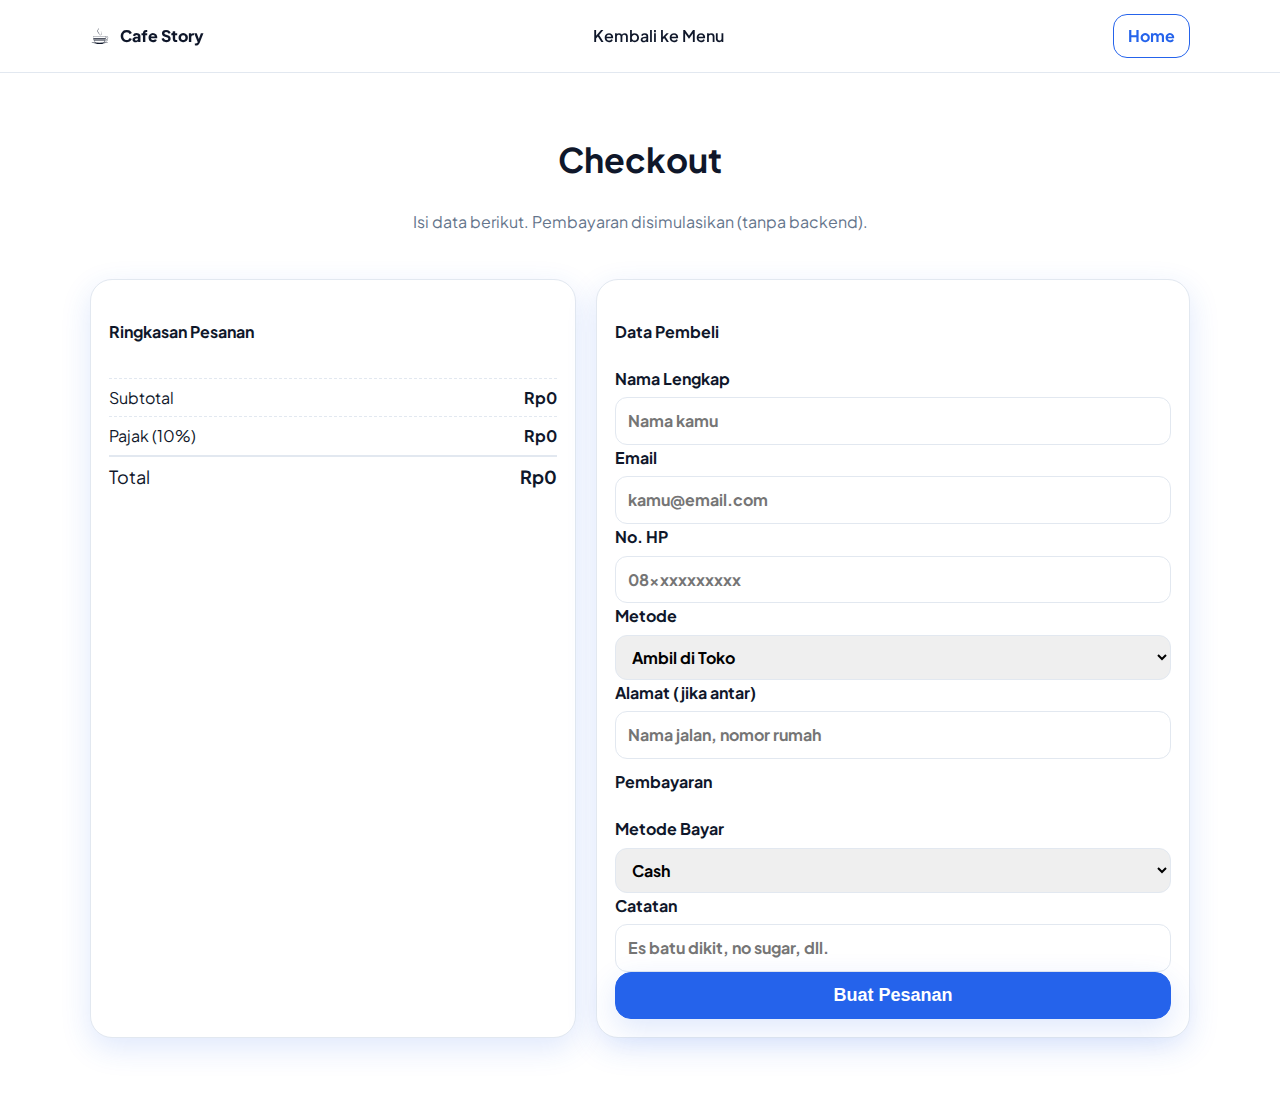
<file: checkout.html>
<!DOCTYPE html>
<html lang="id">
<head>
  <meta charset="UTF-8" />
  <meta name="viewport" content="width=device-width, initial-scale=1.0" />
  <title>Checkout — Cafe Story</title>
  <link rel="preconnect" href="https://fonts.googleapis.com">
  <link rel="preconnect" href="https://fonts.gstatic.com" crossorigin>
  <link href="https://fonts.googleapis.com/css2?family=Plus+Jakarta+Sans:wght@400;600;700;800&display=swap" rel="stylesheet">
  <link rel="stylesheet" href="styles.css" />
</head>
<body class="checkout-body">
  <header class="navbar">
    <div class="container nav-inner">
      <a class="brand" href="index.html"><span class="logo">☕</span> Cafe Story</a>
      <nav class="nav-links">
        <a href="index.html#menu">Kembali ke Menu</a>
      </nav>
      <div class="nav-actions">
        <a class="btn ghost" href="index.html">Home</a>
      </div>
    </div>
  </header>

  <main class="section container">
    <div class="section-head">
      <h2>Checkout</h2>
      <p class="muted">Isi data berikut. Pembayaran disimulasikan (tanpa backend).</p>
    </div>

    <div class="checkout-grid">
      <div class="card">
        <h4>Ringkasan Pesanan</h4>
        <div id="summaryItems" class="summary-items"></div>
        <div class="summary-row">
          <span>Subtotal</span><strong id="summarySubtotal">Rp0</strong>
        </div>
        <div class="summary-row">
          <span>Pajak (10%)</span><strong id="summaryTax">Rp0</strong>
        </div>
        <div class="summary-row total">
          <span>Total</span><strong id="summaryTotal">Rp0</strong>
        </div>
      </div>

      <form id="checkoutForm" class="card">
        <h4>Data Pembeli</h4>
        <div class="row">
          <label>Nama Lengkap
            <input required type="text" name="fullname" placeholder="Nama kamu" />
          </label>
          <label>Email
            <input required type="email" name="email" placeholder="kamu@email.com" />
          </label>
        </div>
        <div class="row">
          <label>No. HP
            <input required type="tel" name="phone" placeholder="08xxxxxxxxxx" />
          </label>
          <label>Metode
            <select name="method" required>
              <option value="pickup">Ambil di Toko</option>
              <option value="delivery">Antar (Radius 3 km)</option>
            </select>
          </label>
        </div>
        <label>Alamat (jika antar)
          <input type="text" name="address" placeholder="Nama jalan, nomor rumah" />
        </label>

        <h4 class="mt">Pembayaran</h4>
        <div class="row">
          <label>Metode Bayar
            <select name="pay" required>
              <option value="cash">Cash</option>
              <option value="transfer">Transfer</option>
              <option value="ewallet">E‑Wallet</option>
            </select>
          </label>
          <label>Catatan
            <input type="text" name="note" placeholder="Es batu dikit, no sugar, dll." />
          </label>
        </div>

        <button class="btn solid wfull lg" type="submit">Buat Pesanan</button>
        <small class="muted" id="checkoutStatus"></small>
      </form>
    </div>
  </main>

  <script src="script.js"></script>
</body>
</html>
</file>
<file: styles.css>
/* Cafe Story — Styles */
:root{
  --bg:#ffffff;
  --text:#0f172a;
  --muted:#64748b;
  --primary:#2563eb; /* blue */
  --primary-600:#1d4ed8;
  --primary-100:#e0f2fe;
  --accent:#0ea5e9; /* sky */
  --card:#f8fafc;
  --border:#e2e8f0;
  --shadow:0 10px 30px rgba(37,99,235,0.15);
}

*{box-sizing:border-box}
html,body{margin:0;padding:0}
body{
  font-family:'Plus Jakarta Sans',system-ui,-apple-system,Segoe UI,Roboto,Ubuntu,Cantarell,'Helvetica Neue',Arial;
  color:var(--text); background:var(--bg);
  line-height:1.6;
}

/* Navbar */
.navbar{
  position:sticky; top:0; z-index:50; background:rgba(255,255,255,0.8); backdrop-filter: blur(10px);
  border-bottom:1px solid var(--border);
}
.container{width:min(1100px,92%); margin:0 auto}
.nav-inner{display:flex; align-items:center; justify-content:space-between; padding:14px 0}
.brand{display:flex; gap:10px; align-items:center; font-weight:800; text-decoration:none; color:var(--text);}
.logo{font-size:22px}
.nav-links a{margin:0 10px; text-decoration:none; color:var(--text); font-weight:600}
.nav-links a:hover{color:var(--primary)}
.nav-actions{display:flex; gap:10px; align-items:center}

.hamburger{display:none; background:none; border:0; padding:6px}
.hamburger span{display:block; width:24px; height:2px; background:#0f172a; margin:5px 0; transition:.2s}

.btn{border:1px solid var(--primary); padding:8px 14px; border-radius:14px; cursor:pointer; font-weight:700; text-decoration:none; display:inline-flex; align-items:center; justify-content:center; transition:transform .12s ease, box-shadow .2s}
.btn.solid{background:var(--primary); color:white; box-shadow:var(--shadow)}
.btn.ghost{background:transparent; color:var(--primary)}
.btn:hover{transform:translateY(-1px)}
.btn.lg{padding:12px 18px; border-radius:16px; font-size:18px}
.btn.wfull{width:100%}

.cart-count{background:var(--accent); color:#001; border-radius:999px; padding:2px 8px; margin-right:8px}

/* Hero Slider */
.hero{position:relative; overflow:hidden}
.slider{position:relative; height:72vh; min-height:420px}
.slide{position:absolute; inset:0; opacity:0; transition:opacity .6s ease}
.slide.current{opacity:1}
.slide img{width:100%; height:100%; object-fit:cover}
.slide-overlay{position:absolute; inset:0; display:flex; flex-direction:column; align-items:flex-start; justify-content:center; gap:14px; padding:0 6%; color:#0b132b}
.slide-overlay h1{font-size:48px; line-height:1.1; margin:0; text-shadow:0 10px 30px rgba(0,0,0,.08)}
.slide-overlay p{max-width:600px; font-weight:600}

.slider-controls{position:absolute; inset:0; display:flex; align-items:center; justify-content:space-between; padding:0 10px; pointer-events:none}
.slider-controls button{pointer-events:auto; border:0; background:rgba(255,255,255,0.8); width:42px; height:42px; border-radius:999px; font-size:22px; cursor:pointer}

.slider-dots{position:absolute; bottom:14px; width:100%; display:flex; justify-content:center; gap:8px}
.slider-dots button{width:10px; height:10px; border-radius:999px; border:0; background:#cbd5e1; cursor:pointer}
.slider-dots button.active{background:var(--primary)}

/* Sections */
.section{padding:60px 0}
.section.alt{background:linear-gradient(180deg, #fff, #f1f5f9)}
.section-head{display:flex; flex-direction:column; gap:6px; text-align:center; margin-bottom:28px}
.section-head h2, .section-head h3{margin:0; font-size:34px}
.muted{color:var(--muted)}

/* Products */
.grid.products{display:grid; grid-template-columns:repeat(3, 1fr); gap:18px}
.product{background:var(--card); border:1px solid var(--border); border-radius:20px; overflow:hidden; box-shadow:0 6px 18px rgba(2,6,23,0.05); transform:translateY(8px); opacity:0; transition:transform .5s ease, opacity .5s ease}
.product.visible{transform:translateY(0); opacity:1}
.product img{width:100%; height:180px; object-fit:cover; display:block; background:#e2e8f0}
.product .p-body{padding:14px}
.product h4{margin:4px 0}
.price{font-weight:800}
.actions{display:flex; gap:8px; margin-top:10px}
.qty{display:flex; align-items:center; gap:8px; background:#fff; border:1px solid var(--border); border-radius:12px; padding:6px 10px}
.qty button{border:0; background:transparent; font-size:18px; cursor:pointer}
.badge{background:var(--primary-100); color:var(--primary-600); padding:4px 8px; border-radius:999px; font-size:12px; font-weight:700}

/* About */
.about-grid{grid-template-columns:1.1fr .9fr}
.grid{display:grid; gap:22px}
.ticks{padding-left:18px}
.ticks li{margin:.4rem 0}

/* Stat card */
.card{background:#fff; border:1px solid var(--border); border-radius:22px; padding:18px; box-shadow:var(--shadow)}
.stat-card{display:grid; gap:12px; align-content:center}
.stat{font-size:18px; font-weight:800}
.accent{color:var(--primary)}

/* Contact */
.contact-box{display:grid; grid-template-columns:1.1fr .9fr; gap:20px}
.contact-box .row{display:grid; grid-template-columns:1fr 1fr; gap:12px}
input, select, textarea{width:100%; padding:10px 12px; border:1px solid var(--border); border-radius:12px; font:inherit}
label{display:grid; gap:6px; font-weight:700}
.map iframe{width:100%; height:100%; min-height:280px; border:0; border-radius:18px;}

/* Cart Drawer */
.cart-drawer{position:fixed; top:0; right:-420px; width:360px; max-width:96vw; height:100dvh; background:#fff; box-shadow: -12px 0 30px rgba(2,6,23,0.1); transition:right .3s ease; z-index:60; display:flex; flex-direction:column}
.cart-drawer.open{right:0}
.cart-header{display:flex; align-items:center; justify-content:space-between; padding:14px 16px; border-bottom:1px solid var(--border)}
.cart-items{flex:1; overflow:auto; padding:12px 16px; display:grid; gap:12px}
.cart-item{display:grid; grid-template-columns:60px 1fr auto; gap:10px; align-items:center; border:1px solid var(--border); border-radius:14px; padding:8px}
.cart-item img{width:60px; height:60px; object-fit:cover; border-radius:10px}
.cart-item .title{font-weight:700}
.cart-item .small{color:var(--muted); font-size:12px}
.cart-footer{padding:12px 16px; border-top:1px solid var(--border); display:grid; gap:10px}
.cart-total{font-weight:800; display:flex; justify-content:space-between}

/* Overlay */
#overlay{position:fixed; inset:0; background:rgba(2,6,23,0.35); opacity:0; pointer-events:none; transition:opacity .2s ease; z-index:40}
#overlay.show{opacity:1; pointer-events:auto}

/* Footer */
.footer{padding:24px 0; border-top:1px solid var(--border); background:#fff}
.footer-inner{display:flex; justify-content:space-between; align-items:center}
.socials a{text-decoration:none; font-weight:800; color:var(--primary); margin-left:10px}

/* Checkout */
.checkout-grid{display:grid; grid-template-columns:.9fr 1.1fr; gap:20px}
.summary-items{display:grid; gap:10px; margin-bottom:12px}
.summary-row{display:flex; justify-content:space-between; align-items:center; padding:6px 0; border-top:1px dashed var(--border)}
.summary-row.total{border-top:2px solid var(--border); font-size:18px}

.mt{margin-top:10px}

/* Reveal on scroll */
.reveal{opacity:0; transform:translateY(20px); transition:opacity .6s ease, transform .6s ease}
.reveal.visible{opacity:1; transform:none}

/* Responsive */
@media (max-width: 920px){
  .grid.products{grid-template-columns:repeat(2, 1fr)}
  .contact-box{grid-template-columns:1fr}
  .contact-box .row{grid-template-columns:1fr}
  .about-grid{grid-template-columns:1fr}
  .checkout-grid{grid-template-columns:1fr}
  .nav-links{display:none}
  .hamburger{display:block}
}
@media (max-width: 560px){
  .grid.products{grid-template-columns:1fr}
  .slide-overlay h1{font-size:34px}
}
</file>
